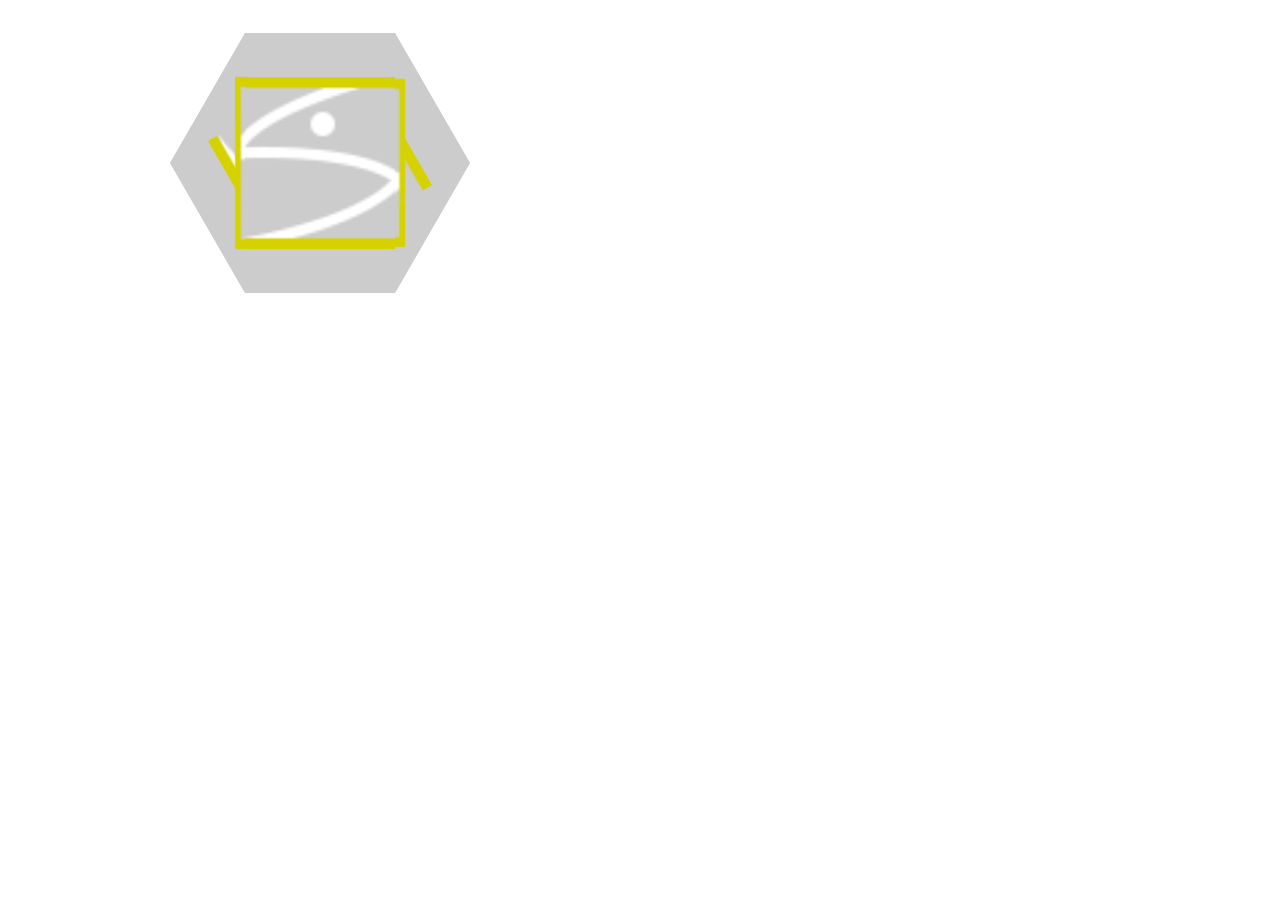
<file: hexagon/index.html>
<!DOCTYPE html>
<html lang="en">
<head>
    <meta charset="UTF-8">
    <title>Hexagon</title>
    <link rel="stylesheet" href="styles.css">
</head>
<body>

<div class="container">
    <div class="hex" style="background-image: url(logo-sm.png)">
        <div class="corner-1"></div>
        <div class="corner-2"></div>
    </div>
</div>

</body>
</html>
</file>
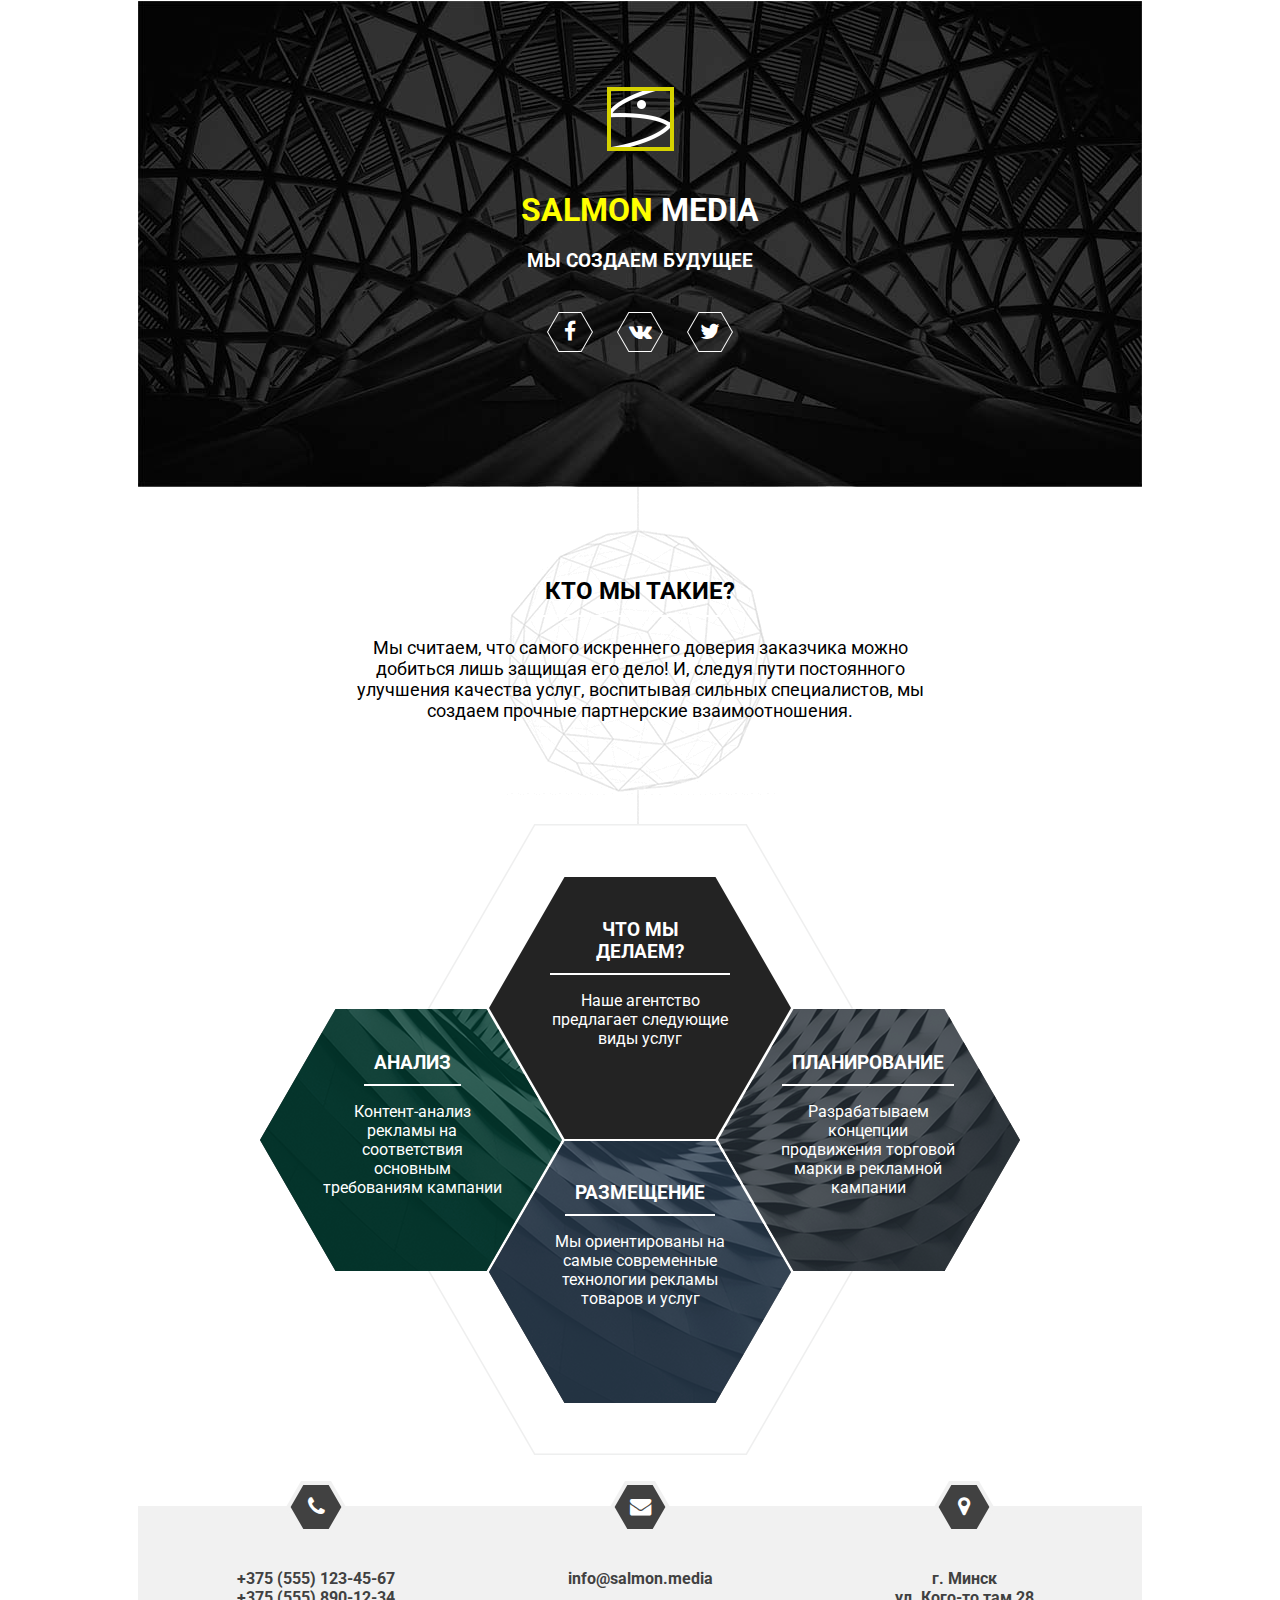
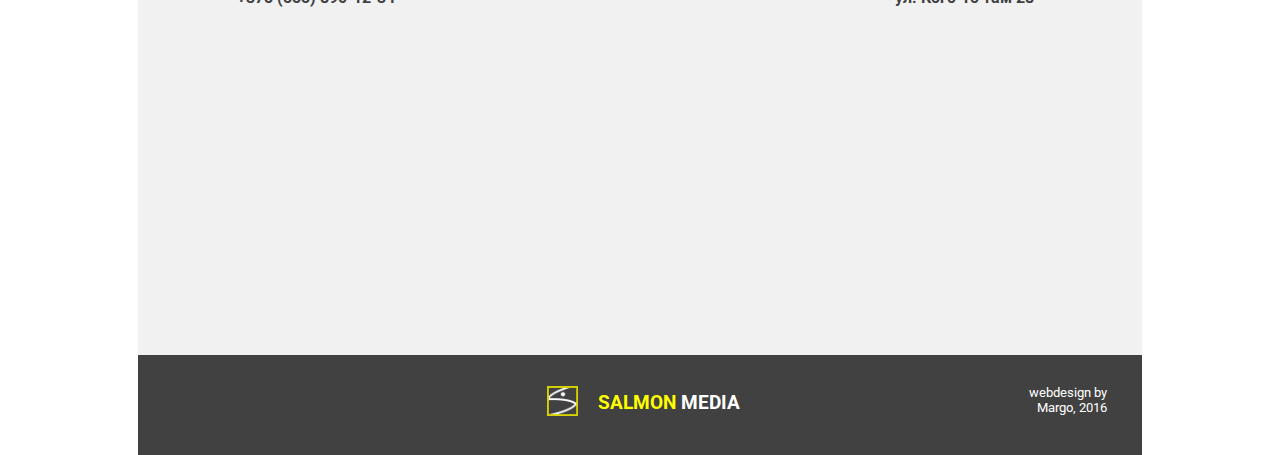
<file: salmon/main.html>
<!DOCTYPE html>
<html lang="en">
<head>
    <meta charset="UTF-8">
    <title>Salmon Media</title>
    <link rel="stylesheet" href="css/main.css">
    <link rel="stylesheet" href="css/service.css">
    <link rel="stylesheet" href="css/font-awesome.min.css">
    <link href='https://fonts.googleapis.com/css?family=Roboto:400,400italic,500,500italic,700,700italic|Roboto+Condensed:400,700,400italic,700italic&subset=latin,cyrillic' rel='stylesheet' type='text/css'>
    <meta name="viewport" content="width=device-width, initial-scale=1">
    <link rel="shortcut icon" href="favicon.ico" type="image/x-icon">
</head>
<body>
    <div class="wrapper">

        <header class="main-header">
            <div class="logo">
                <img src="img/logo-sm.png" alt="Logo SM">
            </div>
            <div class="name">
                <h1>
                    <span class="salmon">SALMON</span> MEDIA
                </h1>
                <h3>
                    МЫ СОЗДАЕМ БУДУЩЕЕ
                </h3>
            </div>
            <div class="btn-social">
                <a href="#"><i class="fa fa-facebook fa-lg"></i></a>
                <a href="#"><i class="fa fa-vk fa-lg"></i></a>
                <a href="#"><i class="fa fa-twitter fa-lg"></i></a>
            </div>
        </header>

        <div class="content">

            <div class="about">
                <h2>
                    <span class="header-underline">КТО МЫ ТАКИЕ?</span>
                </h2>
                <p>
                    Мы считаем, что самого искреннего доверия заказчика можно
                    добиться лишь защищая его дело! И, следуя пути
                    постоянного улучшения качества услуг, воспитывая сильных
                    специалистов, мы создаем прочные партнерские
                    взаимоотношения.
                </p>
            </div>

            <div class="service">
                <div class="t-box work-text">
                    <h3>
                        <span class="header-underline">ЧТО МЫ ДЕЛАЕМ?</span>
                    </h3>
                    <p>
                        Наше агентство предлагает следующие виды услуг
                    </p>
                </div>
                <div class="t-box analyze-text">
                    <h3>
                        <span class="header-underline">АНАЛИЗ</span>
                    </h3>
                    <p class="text-padding">
                        Контент-анализ рекламы на соответствия
                        основным требованиям кампании
                    </p>
                </div>
                <div class="t-box plan-text">
                    <h3>
                        <span class="header-underline">ПЛАНИРОВАНИЕ</span>
                    </h3>
                    <p class="text-padding">
                        Разрабатываем концепции продвижения торговой
                        марки в рекламной кампании
                    </p>
                </div>
                <div class="t-box place-text">
                    <h3>
                        <span class="header-underline">РАЗМЕЩЕНИЕ</span>
                    </h3>
                    <p class="text-padding">
                        Мы ориентированы на самые современные технологии
                        рекламы товаров и услуг
                    </p>
                </div>
            </div>

        </div>

        <div class="contacts">
                <div class="card">
                    <a href="#"><i class="fa fa-phone fa-lg"></i></a>
                    <p>
                        <b>+375 (555) 123-45-67</b><br>
                        <b>+375 (555) 890-12-34</b>
                    </p>
                </div>
                <div class="card">
                    <a href="#"><i class="fa fa-envelope fa-lg"></i></a>
                    <p>
                        <b>info@salmon.media</b>
                    </p>
                </div>
                <div class="card last">
                    <a href="#"><i class="fa fa-map-marker fa-lg"></i></a>
                    <p>
                        <b>г. Минск<br>
                        ул. Кого-то там 28</b>
                    </p>
                </div>
                <div class="map">
                    <iframe
                            src="https://www.google.com/maps/embed?pb=!1m18!1m12!1m3!1d2350.314984860355!2d27.573535150704245!3d53.90837844006806!2m3!1f0!2f0!3f0!3m2!1i1024!2i768!4f13.1!3m3!1m2!1s0x46dbcfbbf13a310b%3A0x66315a73987b4fd4!2z0J_Qu9C-0YnQsNC00Ywg0J_QvtCx0LXQtNGL!5e0!3m2!1sru!2sby!4v1455446570980" width="100%" height="285" frameborder="0" style="border:0" allowfullscreen></iframe>
                </div>
            </div>

        <footer class="main-footer clearfix">
            <div class="col">
                <h3><img class="footer-logo" src="img/logo-sm.png" alt="Logo SM">
                    <span class="salmon">SALMON</span> MEDIA
                </h3>
            </div>
            <div class="col">
                <p class="copy">
                    webdesign by<br>
                    Margo, 2016
                </p>
            </div>
        </footer>

    </div>
</body>
</html>
</file>
<file: hexagon/styles.css>
.container{
    width:800px;
//    height: 800px;
    margin: 0 auto;
}


.hex {
    width: 150px;
    height: 260px;
    background-color: #ccc;
    background-repeat: no-repeat;
    background-position: 50% 50%;
    background-size: 180px;
//    border-top: red solid 3px;
//    border-bottom: red solid 3px;
    position: relative;
    float: left;
    margin: 25px 5px;
    text-align: center;
    zoom: 1;
}

.hex .corner-1, .hex .corner-2 {
    position: absolute;
    top: 0;
    left: 0;
    width: 100%;
    height: 100%;
    background: inherit;
    border-top: inherit;
    border-bottom: inherit;
    z-index: -2;
    overflow: hidden;
    backface-visibility: hidden;
}

.hex .corner-1 {
    z-index: -1;
    transform: rotate(60deg);
}

.hex .corner-2 {
    transform: rotate(-60deg);
}

.hex .corner-1:before, .hex .corner-2:before {
    width: 170px;
    height: 170px;
    content: '';
    position: absolute;
    background: inherit;
    top: 0;
    left: 0;
    z-index: 1;
    background: inherit;
    background-repeat: no-repeat;
    backface-visibility: hidden;
}

.hex .corner-1:before {
    transform: rotate(-60deg) translate(-160px, 46px);
    transform-origin: 0 0;
}

.hex .corner-2:before {
    transform: rotate(60deg) translate(34px, 30px);
    bottom: 0;
}
</file>
<file: salmon/css/main.css>
body{
    margin: 0;
    padding: 0;
    font-family: Roboto, sans-serif;
}

.clearfix:after{
    content:'';
    clear:both;
    display:table;
}

.wrapper{
    max-width: 1004px;
    margin: 0 auto;
}

/* === Header Section ===*/

.main-header{
    max-width: 1004px;
    height: 486px;
    background: url("../img/header-background.jpg") center no-repeat;
    padding-top: 1px;
}

.logo{
    width: 67px;
    height: 64px;
    margin: 86px auto 40px;
}

.name{
    color: white;
    text-align: center;
}

.salmon{
    color: yellow;
}

.btn-social{
    margin-top: 40px;
    text-align: center;
}

.btn-social a{
    display: inline-block;
    vertical-align: middle;
    width: 46px;
    height: 40px;
    margin: 0 10px;
    color: white;
    background: url("../img/header-hexagon.png") left no-repeat;
}

.btn-social a i{
    line-height: 40px;
}

.btn-social a:hover{
    background: url("../img/header-hexagon.png") right no-repeat;
}

.btn-social a:hover i{
    color: black;
}

/* === End Header Section === */
/* ========================== */

/* === Content Section === */

.about{
    padding-top: 60px;
    height: 277px;
    background: url("../img/sfera.gif") center no-repeat;
//    outline: red solid 1px;
    text-align: center;
}

.header-underline{
    display: inline-block;
    border-bottom: white solid 2px;
    padding: 10px;
}
.about p{
    max-width: 600px;
    margin: 0 auto;
    font-size: large;
}

/* === End Content Section === */
/* ========================== */

/* === Service Section === */



/* === End Service Section === */
/* ========================== */

/* === Contacts Section === */

.contacts{
    text-align: center;
    background-color: #F1F1F1;
}

.card{
    display: inline-block;
    vertical-align: top;
    width: 240px;
    height: 120px;
    margin: 20px 40px;
    color: #414141;

}

.card a{
    display: inline-block;
    vertical-align: middle;
    width: 60px;
    height: 52px;
    margin: -45px 10px 20px 10px;
    color: white;
    background: url("../img/contacts-hexagon.png") left no-repeat;
}

.card a:hover{
    background: url("../img/contacts-hexagon.png") right no-repeat;
    color: #414141;
}

.card a i{
    line-height: 52px;
}

.map{
    width: 100%;
}

/* === End Contacts Section === */
/* ========================== */

/* === Footer Section === */

.main-footer{
    background-color: #414141;
    color: white;
}

.main-footer .col{
    min-height: 100px;
    float: left;
    width: 60%;
    margin-right: 5px;
    text-align: right;
}

.main-footer .col:last-child{
//    margin-right: 0;
    float: right;
    width: 35%;
//    text-align: right;
}

.footer-logo{
    height: 30px;
    display: inline-block;
    vertical-align: middle;
    position: relative;
    top: -3px;
    margin: 15px;
}

.copy{
    font-size: small;
    margin: 30px;
}

@media only screen
and (max-width: 768px){

    /* Изменяем секцию Contacts */

    .card{
        position: relative;
        display: block;
        margin: 0 auto;
        padding-top: 20px;
        text-align: left;
        width: 300px;
        height: 80px;
        border-bottom: #cccccc solid 2px;
    }

    .card.last{
        border-bottom: none;
    }

    .card>p{
        position: absolute;
        height: 40%;
        top: 50%;
        margin: -25px 0;
        display: inline-block;
        vertical-align: middle;
        float: left;
    }

    .card a{
        display: inline-block;
        vertical-align: middle;
        margin: 0 10px;
        text-align: center;
        float: left;
    }
}
</file>
<file: salmon/css/service.css>
.service{
    padding-top: 1px;
    position: relative;
    height: 681px;
    background: url("../img/services-hexagon.png") 50% 0 no-repeat;
}

.service h3{
    margin: 0;
}

.t-box{
    color: white;
//    outline: red solid 1px;
    width: 180px;
    height: 200px;
    position: absolute;
    text-align: center;
}

.work-text{
    left: 50%;
    top: 85px;
    margin-left: -90px;
}

.place-text{
    left: 50%;
    top: 348px;
    margin-left: -90px;
}

.analyze-text{
    left: 50%;
    top: 218px;
    margin-left: -318px;
}

.plan-text{
    left: 50%;
    top: 218px;
    margin-left: 138px;
}

@media only screen
and (max-width: 768px){
    /* Изменяем секцию Service */
    .service{
        background: url("../img/service-background.png") 50% 0 no-repeat;
        background-size: cover;
        height: auto;
    }

    .service .header-underline{
        padding-left: 0;
    }

    .work-text .header-underline{
        border-bottom: yellow solid 2px;
        padding: 10px;
    }

    .t-box{
        position: static;
        margin: 0;
        color: white;
        width: auto;
        height: 120px;
        text-align: left;
        padding-left: 20px;
    }

    .text-padding{
        padding-right: 20%;
    }

    .work-text{
        background-color: #282828;
        text-align: center;
    }

    .analyze-text{
        background-color: rgba(12, 54, 46, 0.9);
    }

    .plan-text{
        background-color: rgba(61, 67, 73, 0.9);
    }

    .place-text{
        background-color: rgba(54, 67, 82, 0.9);
    }
}
</file>
